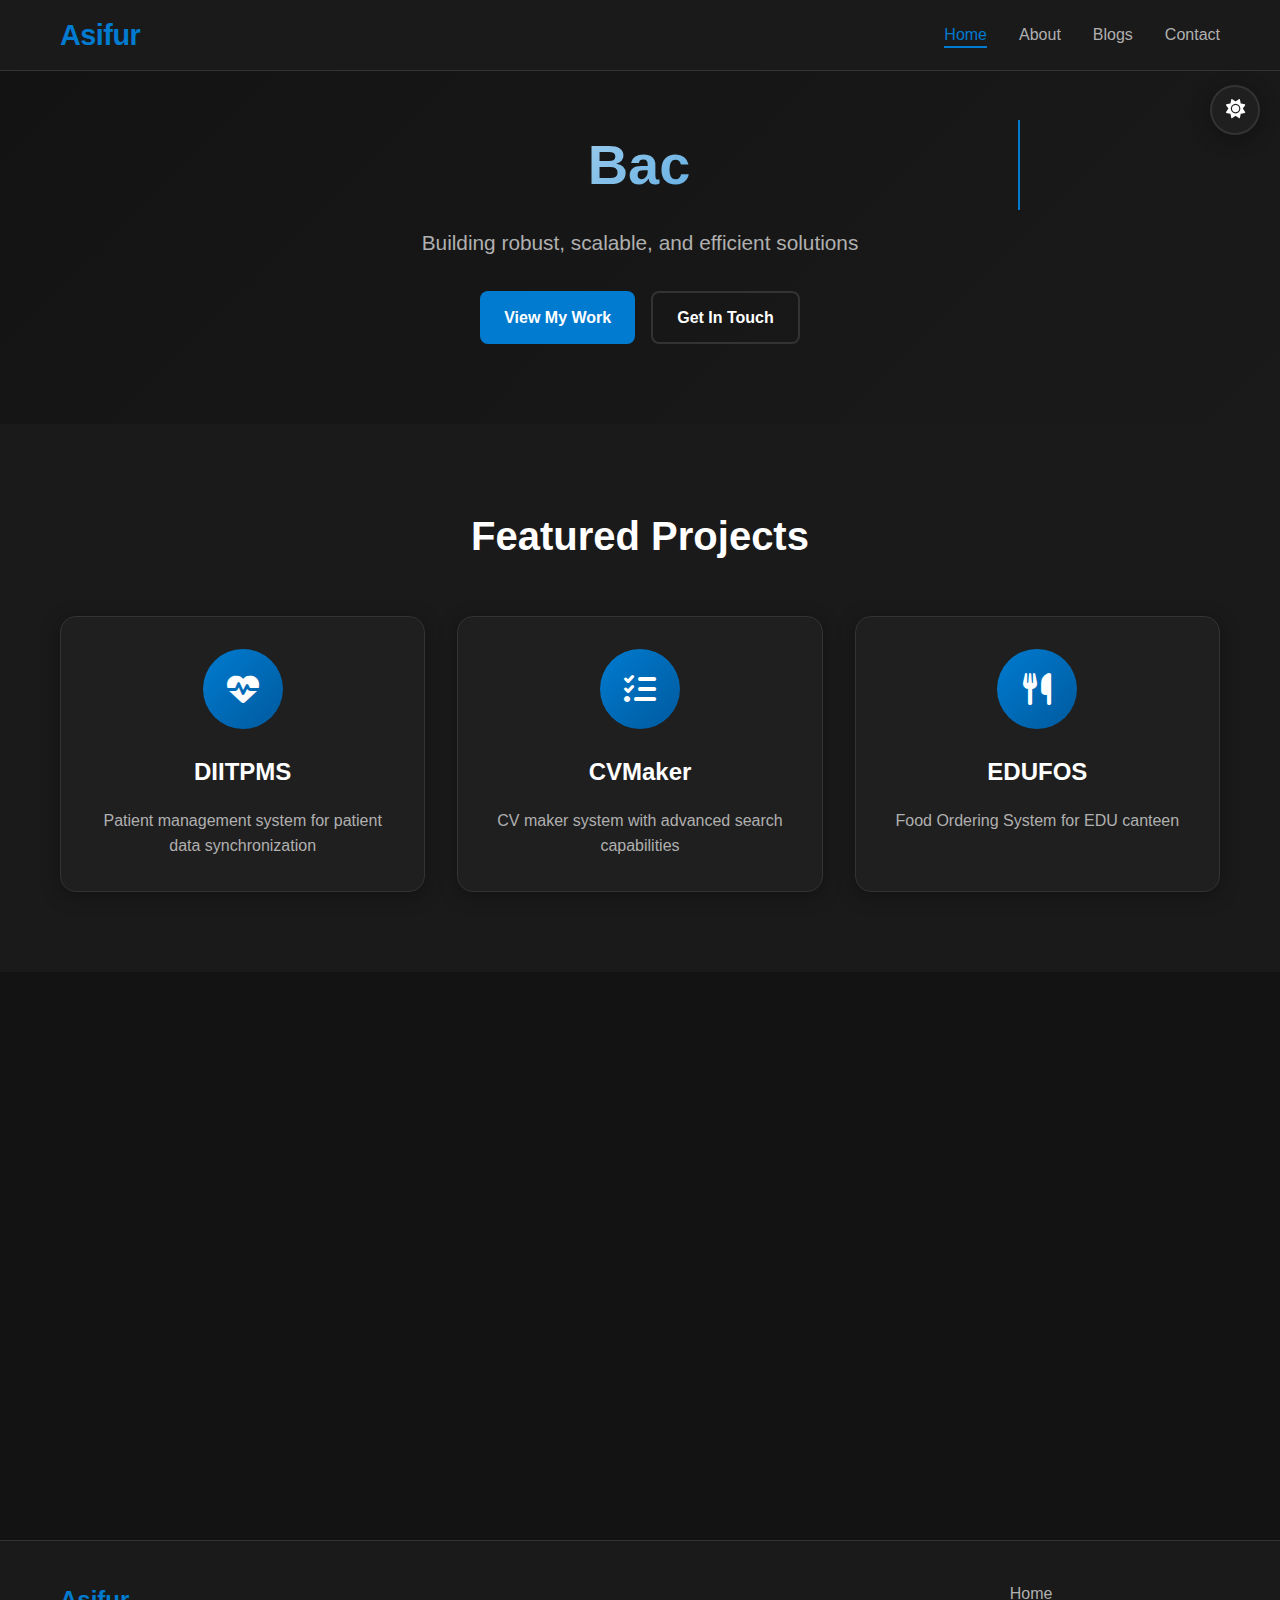
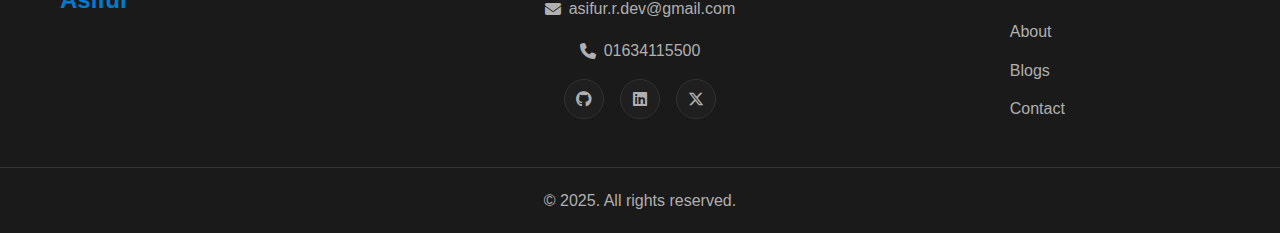
<file: index.html>
<!DOCTYPE html>
<html lang="en">

<head>
    <meta charset="UTF-8">
    <meta name="viewport" content="width=device-width, initial-scale=1.0">
    <title>Asifur - Backend Developer Portfolio</title>
    <link rel="stylesheet" href="assets/css/styles.css">
    <!-- <link rel="stylesheet" href="https://cdnjs.cloudflare.com/ajax/libs/font-awesome/6.0.0/css/all.min.css"> -->
    <link rel="stylesheet" href="https://cdnjs.cloudflare.com/ajax/libs/font-awesome/6.7.2/css/all.min.css">
</head>

<body class="dark-mode">
    <!-- Theme Toggle -->
    <div class="theme-toggle">
        <button id="themeToggle" class="theme-btn">
            <i class="fas fa-sun"></i>
        </button>
    </div>

    <!-- Navigation -->
    <nav class="navbar">
        <div class="nav-container">
            <div class="nav-logo">
                <a href="index.html">Asifur</a>
            </div>
            <ul class="nav-menu">
                <li class="nav-item">
                    <a href="index.html" class="nav-link active">Home</a>
                </li>
                <li class="nav-item">
                    <a href="about.html" class="nav-link">About</a>
                </li>
                <li class="nav-item">
                    <a href="blogs.html" class="nav-link">Blogs</a>
                </li>
                <li class="nav-item">
                    <a href="contact.html" class="nav-link">Contact</a>
                </li>
            </ul>
            <div class="hamburger">
                <span class="bar"></span>
                <span class="bar"></span>
                <span class="bar"></span>
            </div>
        </div>
    </nav>

    <!-- Hero Section -->
    <section class="hero">
        <div class="hero-container">
            <h1 class="hero-title">Backend Developer</h1>
            <p class="hero-subtitle">Building robust, scalable, and efficient solutions</p>
            <div class="hero-cta">
                <a href="#projects" class="btn btn-primary">View My Work</a>
                <a href="contact.html" class="btn btn-secondary">Get In Touch</a>
            </div>
        </div>
    </section>

    <!-- Projects Section -->
    <section id="projects" class="projects">
        <div class="container">
            <h2 class="section-title">Featured Projects</h2>
            <div class="projects-grid">
                <div class="project-card">
                    <div class="project-image">
                        <i class="fas fa-heartbeat"></i>
                    </div>
                    <h3 class="project-title">DIITPMS</h3>
                    <p class="project-description">Patient management system for patient data synchronization</p>
                </div>
                <div class="project-card">
                    <div class="project-image">
                        <i class="fas fa-tasks"></i>
                    </div>
                    <h3 class="project-title">CVMaker</h3>
                    <p class="project-description">CV maker system with advanced search capabilities</p>
                </div>
                <div class="project-card">
                    <div class="project-image">
                        <!-- <i class="fas fa-robot"></i> -->
                        <i class="fa-solid fa-utensils"></i>
                    </div>
                    <h3 class="project-title">EDUFOS</h3>
                    <p class="project-description">Food Ordering System for EDU canteen</p>
                </div>
<!--                 <div class="project-card">
                    <div class="project-image">
                        <i class="fas fa-brain"></i>
                    </div>
                    <h3 class="project-title">Grok</h3>
                    <p class="project-description">Machine learning model training and deployment platform</p>
                </div> -->
            </div>
        </div>
    </section>

    <!-- Current Project Section -->
    <section class="current-project">
        <div class="container">
            <h2 class="section-title">Current Project</h2>
            <div class="current-project-card">
                <div class="current-project-image">
                    <!-- <i class="fas fa-rocket"></i> -->
                    <i class="fa-solid fa-file-invoice"></i>
                </div>
                <div class="current-project-content">
                    <h3 class="current-project-title"> Breeze Invoicing System </h3>
                    <p class="current-project-description">
                        A next-generation online invoicing system and synchronization platform that enables seamless data management across multiple businesses.
                    </p>
                    <div class="current-project-tech">
                        <span class="tech-tag">HTML</span>
                        <span class="tech-tag">CSS</span>
                        <span class="tech-tag">JS</span>
                        <span class="tech-tag">PHP</span>
                        <span class="tech-tag">MySQL</span>
                    </div>
                </div>
            </div>
        </div>
    </section>

    <!-- Footer -->
    <footer class="footer">
        <div class="footer-container">
            <div class="footer-left">
                <div class="footer-logo">
                    <a href="index.html">Asifur</a>
                    <!-- <p class="brand_note">Learning. Building. Listening. <br> For making the world a better place than yesterday.</p> -->
                    <!-- <p class="brand_note">Learning. Building. Listening.</p> -->
                </div>
            </div>
            <div class="footer-center">
                <div class="footer-email">

                    <a class="" href="mailto:asifur.r.dev@gmail.com">
                        <i class="fas fa-envelope"></i>
                        asifur.r.dev@gmail.com
                    </a>

                    <a class="phone_a" href="tel:01634115500">
                        <i class="fa fa-phone" aria-hidden="true"></i>
                        01634115500
                    </a>



                </div>
                <div class="footer-social">
                    <a href="https://github.com/galactic-learner" class="social-link"><i class="fab fa-github"></i></a>
                    <a href="https://www.linkedin.com/in/md-asifur-dev/" class="social-link"><i class="fab fa-linkedin"></i></a>
                    <a href="https://x.com/asifur_dev" class="social-link"><i class="fab fa-x-twitter"></i></a>
                </div>
            </div>
            <div class="footer-right">
                <ul class="footer-nav">
                    <li><a href="index.html">Home</a></li>
                    <li><a href="about.html">About</a></li>
                    <li><a href="blogs.html">Blogs</a></li>
                    <li><a href="contact.html">Contact</a></li>
                </ul>
            </div>
        </div>
        <div class="footer-bottom">
            <p>&copy; 2025. All rights reserved.</p>
        </div>
    </footer>

    <script src="assets/js/app.js"></script>
</body>

</html>
</file>
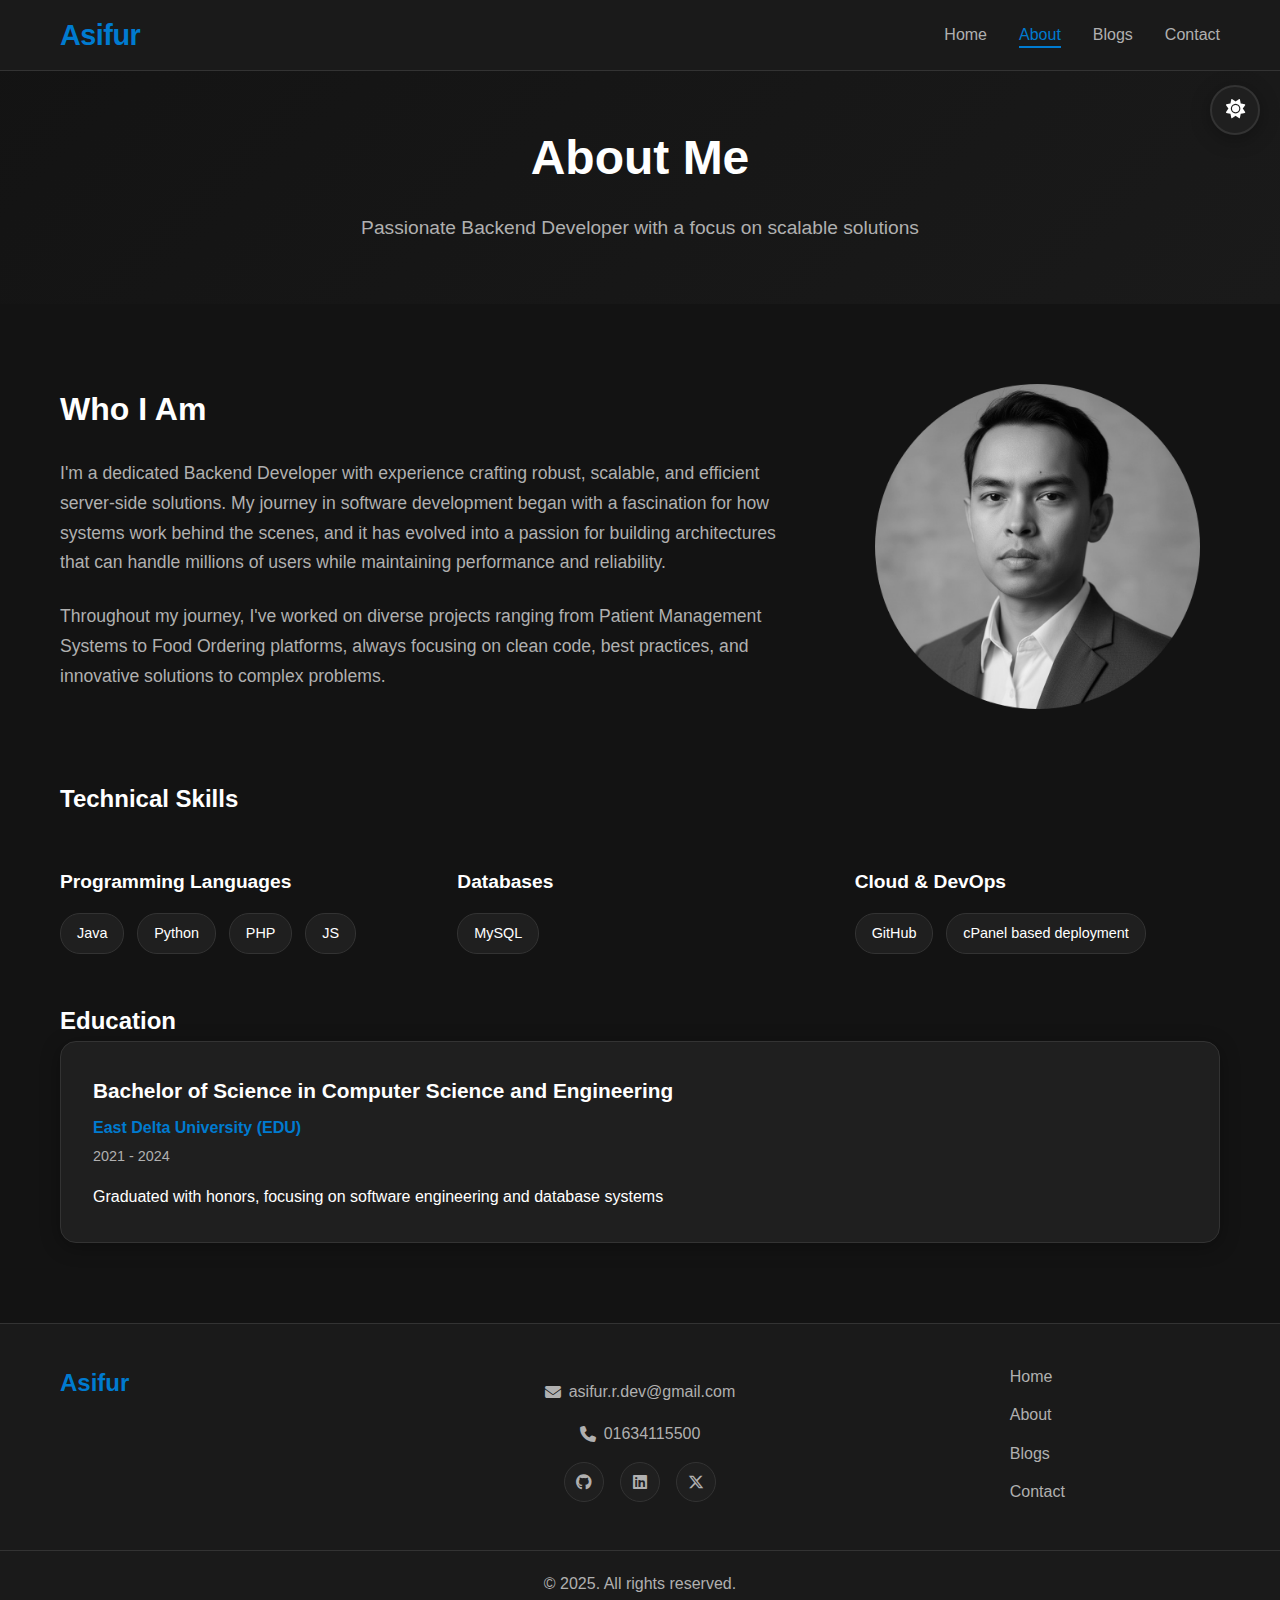
<file: about.html>
<!DOCTYPE html>
<html lang="en">
<head>
    <meta charset="UTF-8">
    <meta name="viewport" content="width=device-width, initial-scale=1.0">
    <title>About - Asifur | Backend Developer</title>
    <link rel="stylesheet" href="assets/css/styles.css">
    <link rel="stylesheet" href="https://cdnjs.cloudflare.com/ajax/libs/font-awesome/6.7.2/css/all.min.css">
    
</head>
<body class="dark-mode">
    <!-- Theme Toggle -->
    <div class="theme-toggle">
        <button id="themeToggle" class="theme-btn">
            <i class="fas fa-sun"></i>
        </button>
    </div>

    <!-- Navigation -->
    <nav class="navbar">
        <div class="nav-container">
            <div class="nav-logo">
                <a href="index.html">Asifur</a>
            </div>
            <ul class="nav-menu">
                <li class="nav-item">
                    <a href="index.html" class="nav-link">Home</a>
                </li>
                <li class="nav-item">
                    <a href="about.html" class="nav-link active">About</a>
                </li>
                <li class="nav-item">
                    <a href="blogs.html" class="nav-link">Blogs</a>
                </li>
                <li class="nav-item">
                    <a href="contact.html" class="nav-link">Contact</a>
                </li>
            </ul>
            <div class="hamburger">
                <span class="bar"></span>
                <span class="bar"></span>
                <span class="bar"></span>
            </div>
        </div>
    </nav>

    <!-- About Hero Section -->
    <section class="page-hero">
        <div class="container">
            <h1 class="page-title">About Me</h1>
            <p class="page-subtitle">Passionate Backend Developer with a focus on scalable solutions</p>
        </div>
    </section>

    <!-- About Content -->
    <section class="about-content">
        <div class="container">
            <div class="about-grid" id="flex">

                <div class="about-text" id="div1">
                    <h2>Who I Am</h2>
                    <p>
                        I'm a dedicated Backend Developer with experience crafting robust, 
                        scalable, and efficient server-side solutions. My journey in software development 
                        began with a fascination for how systems work behind the scenes, and it has evolved 
                        into a passion for building architectures that can handle millions of users while 
                        maintaining performance and reliability.
                    </p>
                    <p>
                        Throughout my journey, I've worked on diverse projects ranging from Patient 
                        Management Systems to Food Ordering platforms, always focusing on clean code, 
                        best practices, and innovative solutions to complex problems.
                    </p>
                </div>

                <div class="about-image" id="div2">
                    <div class="profile-placeholder">
                        <!-- <i class="fas fa-user-tie"></i> -->
                        <img class="profile_img" src="assets/images/1-share-A.png" alt="profile-image">
                    </div>
                </div>

            </div>

            <!-- <div class="experience-section">
                <h2>Professional Experience</h2>
                <div class="timeline">
                    <div class="timeline-item">
                        <div class="timeline-marker"></div>
                        <div class="timeline-content">
                            <h3>Senior Backend Developer</h3>
                            <p class="company">TechCorp Solutions</p>
                            <p class="duration">2023 - Present</p>
                            <p>Leading development of microservices architecture and cloud-native applications</p>
                        </div>
                    </div>
                    <div class="timeline-item">
                        <div class="timeline-marker"></div>
                        <div class="timeline-content">
                            <h3>Backend Developer</h3>
                            <p class="company">InnovateTech</p>
                            <p class="duration">2021 - 2023</p>
                            <p>Developed RESTful APIs and database solutions for enterprise applications</p>
                        </div>
                    </div>
                    <div class="timeline-item">
                        <div class="timeline-marker"></div>
                        <div class="timeline-content">
                            <h3>Junior Developer</h3>
                            <p class="company">StartUpHub</p>
                            <p class="duration">2020 - 2021</p>
                            <p>Built foundational backend systems and learned modern development practices</p>
                        </div>
                    </div>
                </div>
            </div> -->

            <div class="skills-section">
                <h2>Technical Skills</h2>
                <div class="skills-grid">
                    <div class="skill-category">
                        <h3>Programming Languages</h3>
                        <div class="skill-tags">
                            <span class="skill-tag">Java</span>
                            <span class="skill-tag">Python</span>
                            <!-- <span class="skill-tag">Bootstrap</span> -->
                            <span class="skill-tag">PHP</span>
                            <span class="skill-tag">JS</span>
                            <!-- <span class="skill-tag">C#</span> -->
                        </div>
                    </div>

                    <!-- <div class="skill-category">
                        <h3>Frameworks & Libraries</h3>
                        <div class="skill-tags">
                            <span class="skill-tag">Django</span>
                            <span class="skill-tag">Flask</span>
                            <span class="skill-tag">Express.js</span>
                            <span class="skill-tag">Spring Boot</span>
                            <span class="skill-tag">FastAPI</span>
                        </div>
                    </div> -->

                    <div class="skill-category">
                        <h3>Databases</h3>
                        <div class="skill-tags">
                            <!-- <span class="skill-tag">PostgreSQL</span> -->
                            <!-- <span class="skill-tag">MongoDB</span> -->
                            <!-- <span class="skill-tag">Redis</span> -->
                            <span class="skill-tag">MySQL</span>
                            <!-- <span class="skill-tag">Elasticsearch</span> -->
                        </div>
                    </div>
                    <div class="skill-category">
                        <h3>Cloud & DevOps</h3>
                        <div class="skill-tags">
                            <span class="skill-tag">GitHub</span>
                            <!-- <span class="skill-tag">Docker</span> -->
                            <!-- <span class="skill-tag">Kubernetes</span> -->
                            <!-- <span class="skill-tag">CI/CD</span> -->
                            <span class="skill-tag">cPanel based deployment</span>
                        </div>
                    </div>
                </div>
            </div>

            <div class="education-section">
                <h2>Education</h2>
                <div class="education-card">
                    <h3>Bachelor of Science in Computer Science and Engineering</h3>
                    <p class="institution">East Delta University (EDU)</p>
                    <p class="year">2021 - 2024</p>
                    <p>Graduated with honors, focusing on software engineering and database systems</p>
                </div>
            </div>
        </div>
    </section>

    <!-- Footer -->
    <footer class="footer">
        <div class="footer-container">
            <div class="footer-left">
                <div class="footer-logo">
                    <a href="index.html">Asifur</a>
                    <!-- <p class="brand_note">Learning. Building. Listening. <br> For making the world a better place than yesterday.</p> -->
                    <!-- <p class="brand_note">Learning. Building. Listening.</p> -->
                </div>
            </div>
            <div class="footer-center">
                <div class="footer-email">

                    <a class="" href="mailto:asifur.r.dev@gmail.com">
                        <i class="fas fa-envelope"></i>
                        asifur.r.dev@gmail.com
                    </a>

                    <a class="phone_a" href="tel:01634115500">
                        <i class="fa fa-phone" aria-hidden="true"></i>
                        01634115500
                    </a>

                </div>
                <div class="footer-social">
                    <a href="https://github.com/galactic-learner" class="social-link"><i class="fab fa-github"></i></a>
                    <a href="https://www.linkedin.com/in/md-asifur-dev/" class="social-link"><i class="fab fa-linkedin"></i></a>
                    <a href="https://x.com/asifur_dev" class="social-link"><i class="fab fa-x-twitter"></i></a>
                </div>
            </div>
            <div class="footer-right">
                <ul class="footer-nav">
                    <li><a href="index.html">Home</a></li>
                    <li><a href="about.html">About</a></li>
                    <li><a href="blogs.html">Blogs</a></li>
                    <li><a href="contact.html">Contact</a></li>
                </ul>
            </div>
        </div>
        <div class="footer-bottom">
            <p>&copy; 2025. All rights reserved.</p>
        </div>
    </footer>

    <script src="assets/js/app.js"></script>
</body>
</html>
</file>
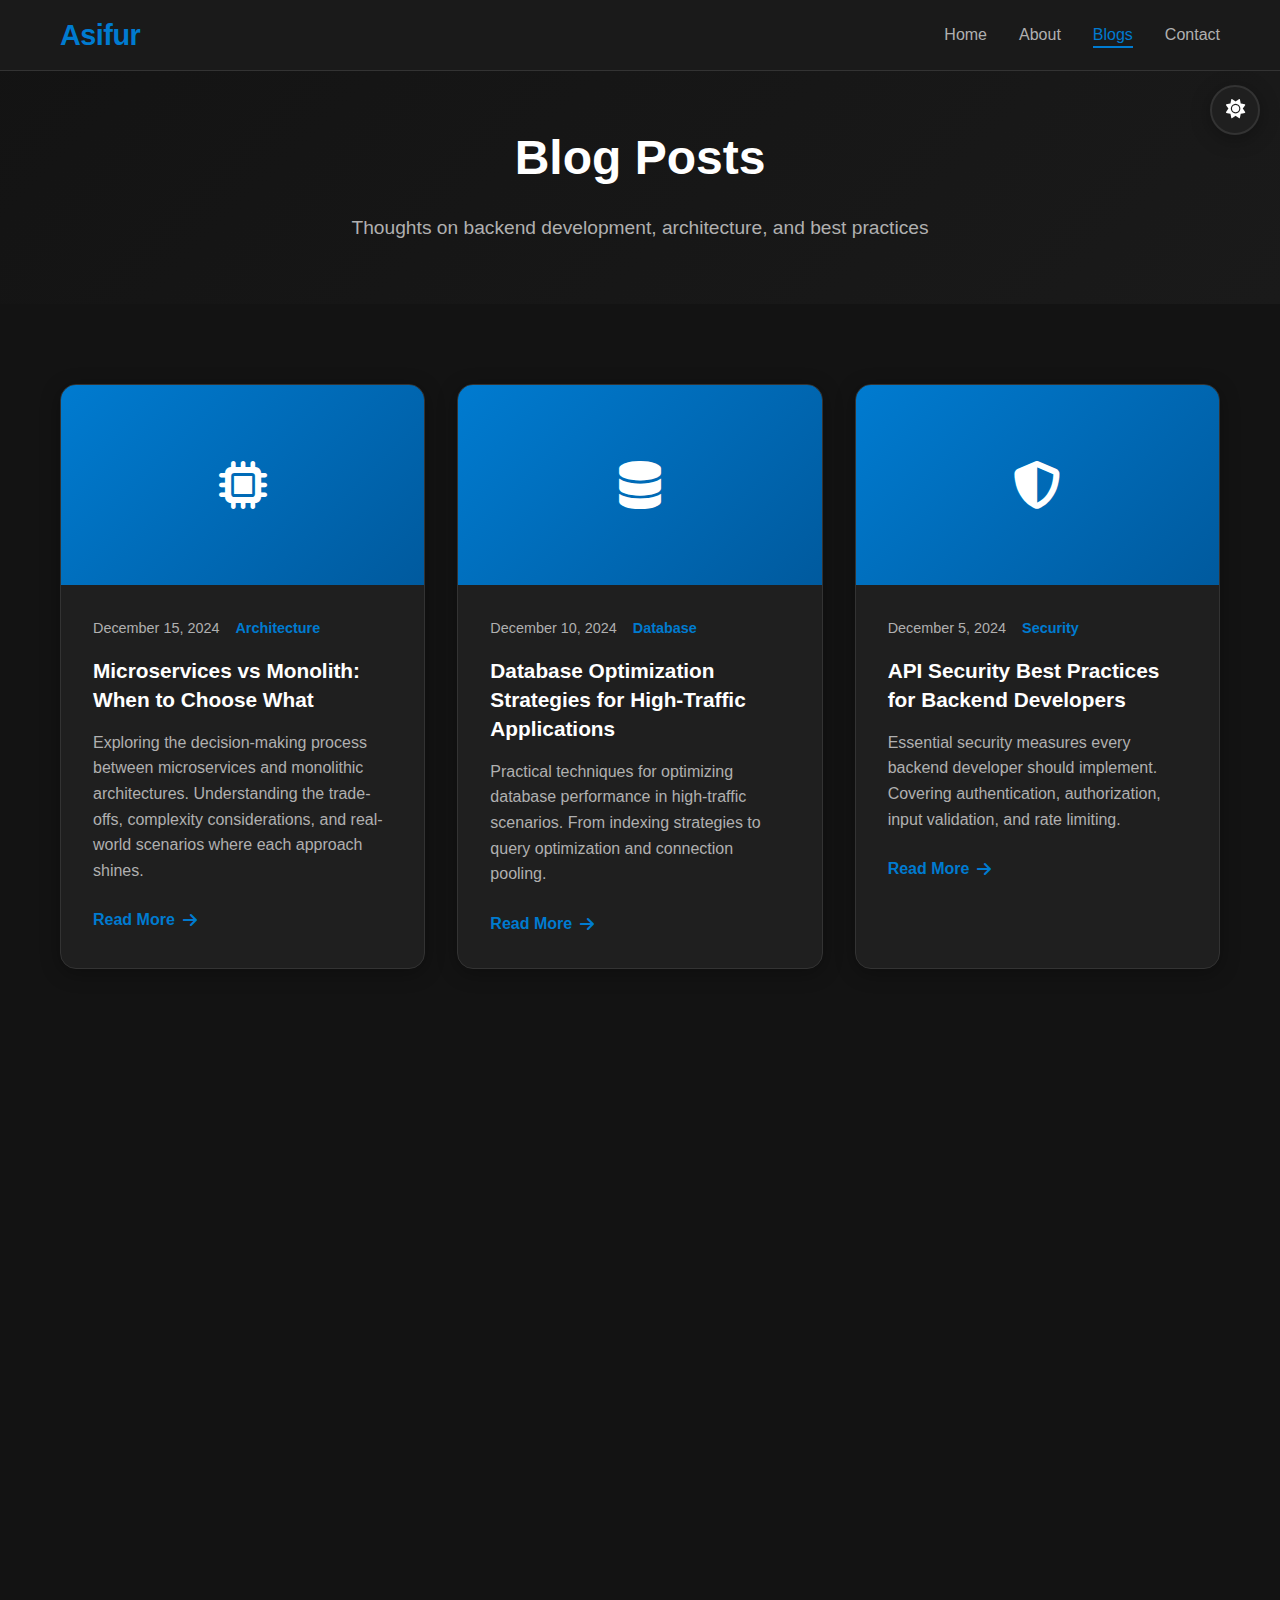
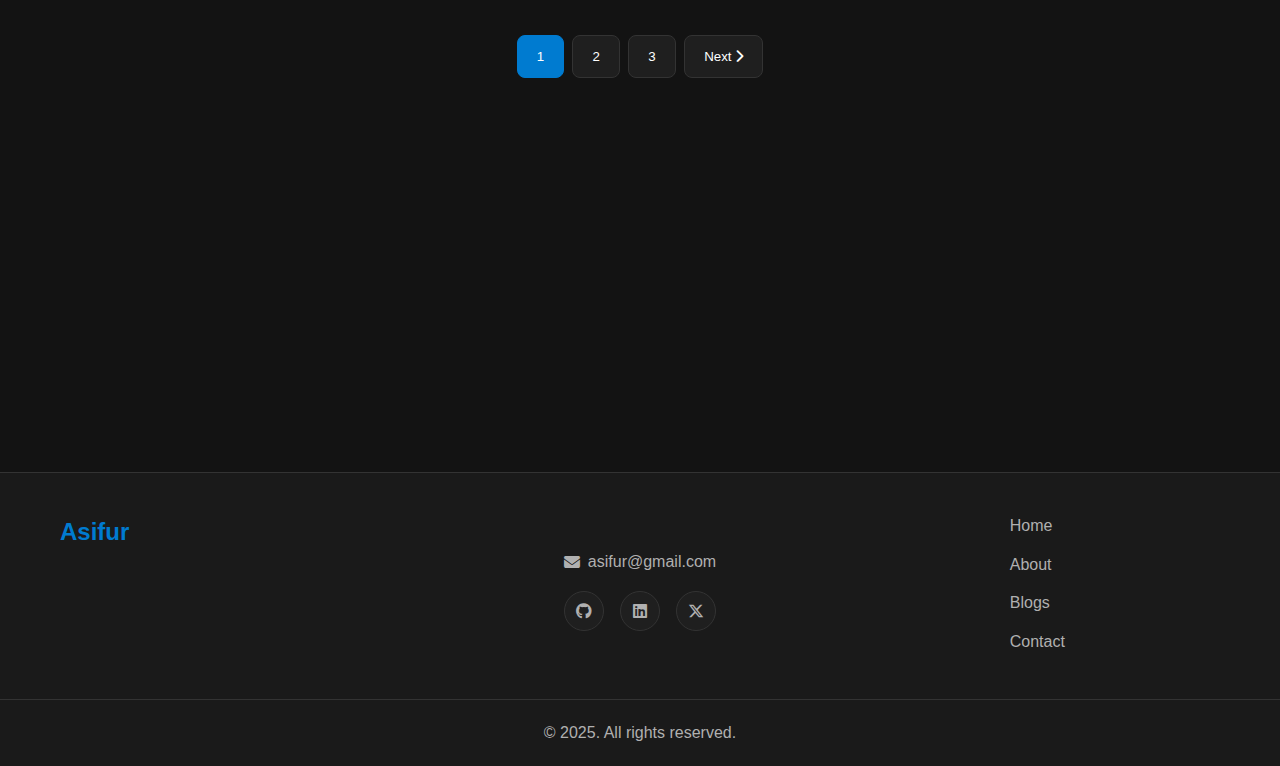
<file: blogs.html>
<!DOCTYPE html>
<html lang="en">
<head>
    <meta charset="UTF-8">
    <meta name="viewport" content="width=device-width, initial-scale=1.0">
    <title>Blogs - Asifur | Backend Developer</title>
    <link rel="stylesheet" href="assets/css/styles.css">
    <link rel="stylesheet" href="https://cdnjs.cloudflare.com/ajax/libs/font-awesome/6.7.2/css/all.min.css">
</head>
<body class="dark-mode">
    <!-- Theme Toggle -->
    <div class="theme-toggle">
        <button id="themeToggle" class="theme-btn">
            <i class="fas fa-sun"></i>
        </button>
    </div>

    <!-- Navigation -->
    <nav class="navbar">
        <div class="nav-container">
            <div class="nav-logo">
                <a href="index.html">Asifur</a>
            </div>
            <ul class="nav-menu">
                <li class="nav-item">
                    <a href="index.html" class="nav-link">Home</a>
                </li>
                <li class="nav-item">
                    <a href="about.html" class="nav-link">About</a>
                </li>
                <li class="nav-item">
                    <a href="blogs.html" class="nav-link active">Blogs</a>
                </li>
                <li class="nav-item">
                    <a href="contact.html" class="nav-link">Contact</a>
                </li>
            </ul>
            <div class="hamburger">
                <span class="bar"></span>
                <span class="bar"></span>
                <span class="bar"></span>
            </div>
        </div>
    </nav>

    <!-- Blogs Hero Section -->
    <section class="page-hero">
        <div class="container">
            <h1 class="page-title">Blog Posts</h1>
            <p class="page-subtitle">Thoughts on backend development, architecture, and best practices</p>
        </div>
    </section>

    <!-- Blog Posts Section -->
    <section class="blog-posts">
        <div class="container">
            <div class="blog-grid">
                <article class="blog-card">
                    <div class="blog-image">
                        <i class="fas fa-microchip"></i>
                    </div>
                    <div class="blog-content">
                        <div class="blog-meta">
                            <span class="blog-date">December 15, 2024</span>
                            <span class="blog-category">Architecture</span>
                        </div>
                        <h2 class="blog-title">Microservices vs Monolith: When to Choose What</h2>
                        <p class="blog-excerpt">
                            Exploring the decision-making process between microservices and monolithic 
                            architectures. Understanding the trade-offs, complexity considerations, and 
                            real-world scenarios where each approach shines.
                        </p>
                        <a href="#" class="read-more">Read More <i class="fas fa-arrow-right"></i></a>
                    </div>
                </article>

                <article class="blog-card">
                    <div class="blog-image">
                        <i class="fas fa-database"></i>
                    </div>
                    <div class="blog-content">
                        <div class="blog-meta">
                            <span class="blog-date">December 10, 2024</span>
                            <span class="blog-category">Database</span>
                        </div>
                        <h2 class="blog-title">Database Optimization Strategies for High-Traffic Applications</h2>
                        <p class="blog-excerpt">
                            Practical techniques for optimizing database performance in high-traffic 
                            scenarios. From indexing strategies to query optimization and connection pooling.
                        </p>
                        <a href="#" class="read-more">Read More <i class="fas fa-arrow-right"></i></a>
                    </div>
                </article>

                <article class="blog-card">
                    <div class="blog-image">
                        <i class="fas fa-shield-alt"></i>
                    </div>
                    <div class="blog-content">
                        <div class="blog-meta">
                            <span class="blog-date">December 5, 2024</span>
                            <span class="blog-category">Security</span>
                        </div>
                        <h2 class="blog-title">API Security Best Practices for Backend Developers</h2>
                        <p class="blog-excerpt">
                            Essential security measures every backend developer should implement. 
                            Covering authentication, authorization, input validation, and rate limiting.
                        </p>
                        <a href="#" class="read-more">Read More <i class="fas fa-arrow-right"></i></a>
                    </div>
                </article>

                <article class="blog-card">
                    <div class="blog-image">
                        <i class="fas fa-cloud"></i>
                    </div>
                    <div class="blog-content">
                        <div class="blog-meta">
                            <span class="blog-date">November 30, 2024</span>
                            <span class="blog-category">Cloud</span>
                        </div>
                        <h2 class="blog-title">Deploying Node.js Applications with Docker and Kubernetes</h2>
                        <p class="blog-excerpt">
                            Step-by-step guide to containerizing and orchestrating Node.js applications. 
                            From Dockerfile creation to Kubernetes deployment strategies.
                        </p>
                        <a href="#" class="read-more">Read More <i class="fas fa-arrow-right"></i></a>
                    </div>
                </article>

                <article class="blog-card">
                    <div class="blog-image">
                        <i class="fas fa-tachometer-alt"></i>
                    </div>
                    <div class="blog-content">
                        <div class="blog-meta">
                            <span class="blog-date">November 25, 2024</span>
                            <span class="blog-category">Performance</span>
                        </div>
                        <h2 class="blog-title">Performance Monitoring and Optimization in Python Applications</h2>
                        <p class="blog-excerpt">
                            Tools and techniques for monitoring and improving Python application performance. 
                            Profiling, memory management, and async programming patterns.
                        </p>
                        <a href="#" class="read-more">Read More <i class="fas fa-arrow-right"></i></a>
                    </div>
                </article>

                <article class="blog-card">
                    <div class="blog-image">
                        <i class="fas fa-code-branch"></i>
                    </div>
                    <div class="blog-content">
                        <div class="blog-meta">
                            <span class="blog-date">November 20, 2024</span>
                            <span class="blog-category">Development</span>
                        </div>
                        <h2 class="blog-title">Building RESTful APIs with FastAPI: A Modern Approach</h2>
                        <p class="blog-excerpt">
                            Leveraging FastAPI's modern features for building high-performance APIs. 
                            Automatic documentation, type hints, and async support for better developer experience.
                        </p>
                        <a href="#" class="read-more">Read More <i class="fas fa-arrow-right"></i></a>
                    </div>
                </article>
            </div>

            <div class="blog-pagination">
                <button class="pagination-btn active">1</button>
                <button class="pagination-btn">2</button>
                <button class="pagination-btn">3</button>
                <button class="pagination-btn next">
                    Next <i class="fas fa-chevron-right"></i>
                </button>
            </div>
        </div>
    </section>

    <!-- Newsletter Section -->
    <section class="newsletter">
        <div class="container">
            <div class="newsletter-content">
                <h2>Stay Updated</h2>
                <p>Subscribe to my newsletter for the latest insights on backend development</p>
                <form class="newsletter-form">
                    <input type="email" placeholder="Enter your email address" required>
                    <button type="submit" class="btn btn-primary">Subscribe</button>
                </form>
            </div>
        </div>
    </section>

    <!-- Footer -->
    <footer class="footer">
        <div class="footer-container">
            <div class="footer-left">
                <div class="footer-logo">
                    <a href="index.html">Asifur</a>
                </div>
            </div>
            <div class="footer-center">
                <div class="footer-email">
                    <a href="mailto:asifur@example.com">
                        <i class="fas fa-envelope"></i>
                        asifur@gmail.com
                    </a>
                </div>
                <div class="footer-social">
                    <a href="#" class="social-link"><i class="fab fa-github"></i></a>
                    <a href="#" class="social-link"><i class="fab fa-linkedin"></i></a>
                    <a href="#" class="social-link"><i class="fab fa-x-twitter"></i></a>
                </div>
            </div>
            <div class="footer-right">
                <ul class="footer-nav">
                    <li><a href="index.html">Home</a></li>
                    <li><a href="about.html">About</a></li>
                    <li><a href="blogs.html">Blogs</a></li>
                    <li><a href="contact.html">Contact</a></li>
                </ul>
            </div>
        </div>
        <div class="footer-bottom">
            <p>&copy; 2025. All rights reserved.</p>
        </div>
    </footer>

    <script src="assets/js/app.js"></script>
</body>
</html>
</file>
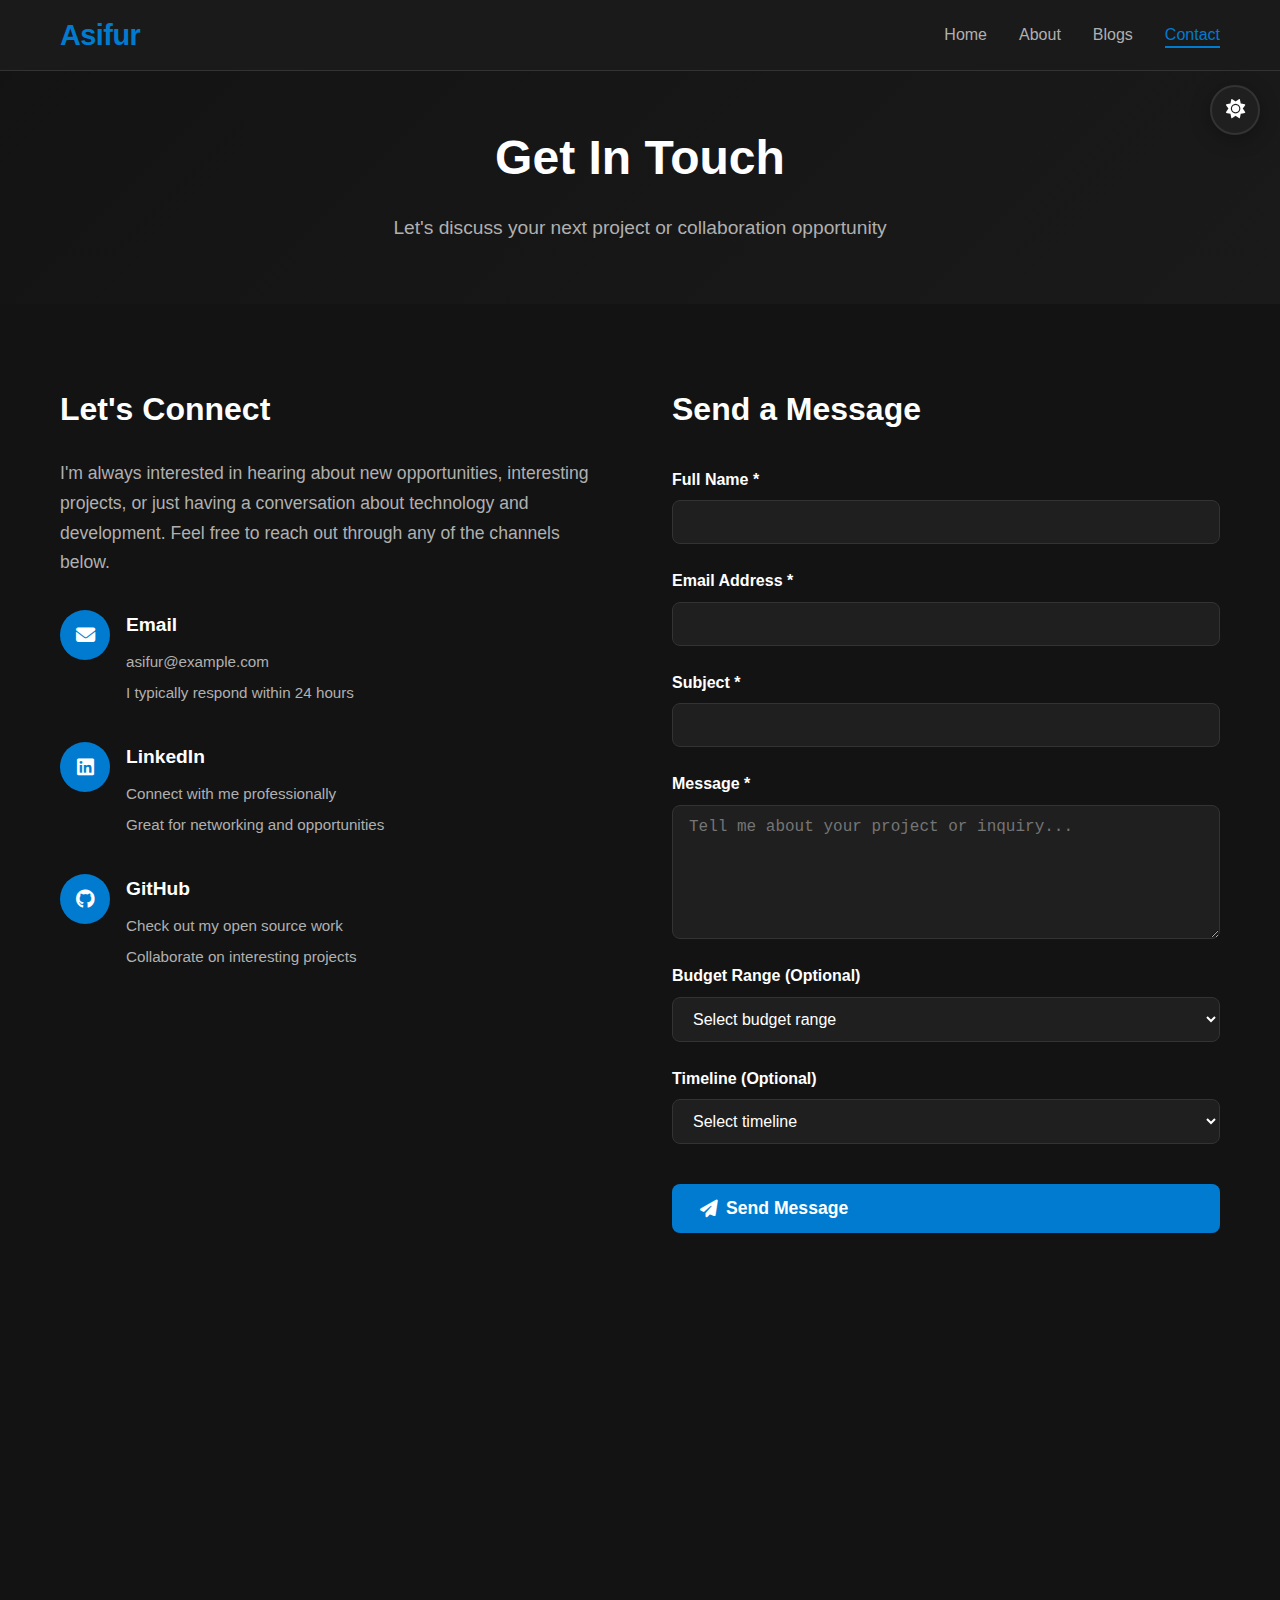
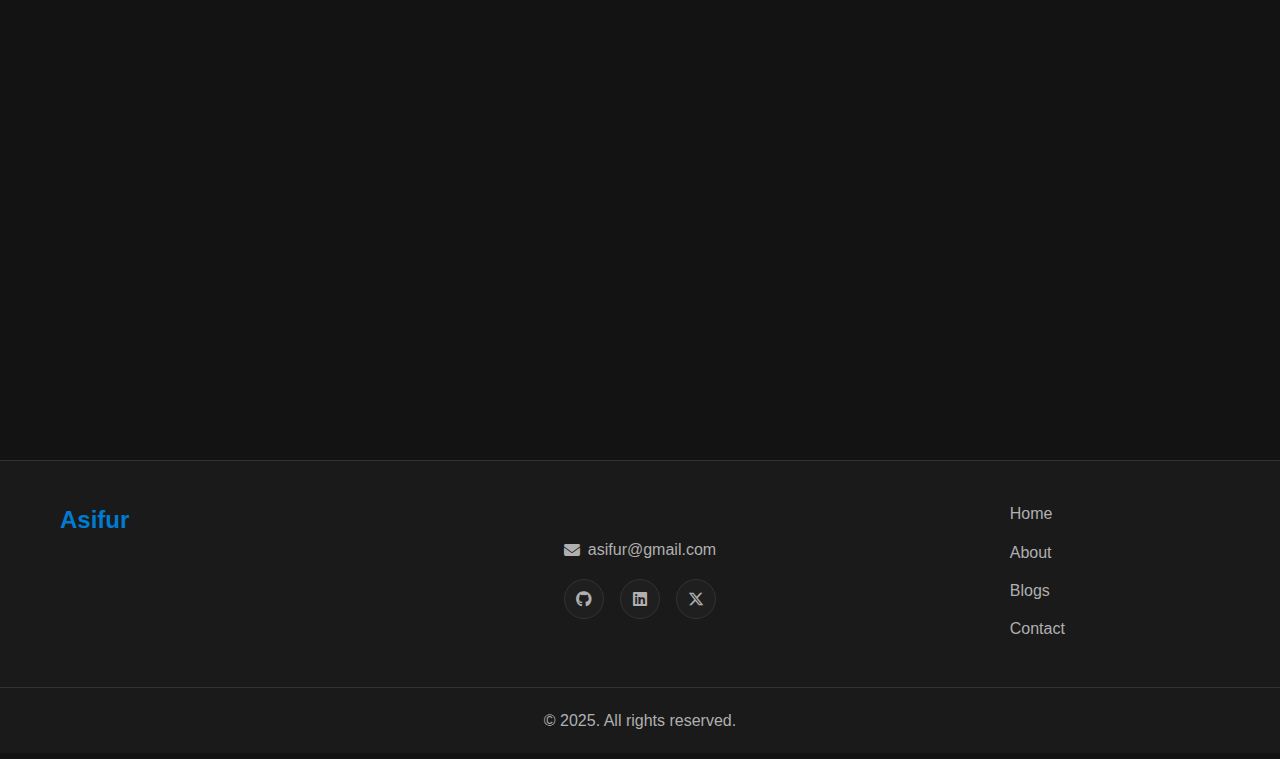
<file: contact.html>
<!DOCTYPE html>
<html lang="en">
<head>
    <meta charset="UTF-8">
    <meta name="viewport" content="width=device-width, initial-scale=1.0">
    <title>Contact - Asifur | Backend Developer</title>
    <link rel="stylesheet" href="assets/css/styles.css">
    <link rel="stylesheet" href="https://cdnjs.cloudflare.com/ajax/libs/font-awesome/6.7.2/css/all.min.css">
</head>
<body class="dark-mode">
    <!-- Theme Toggle -->
    <div class="theme-toggle">
        <button id="themeToggle" class="theme-btn">
            <i class="fas fa-sun"></i>
        </button>
    </div>

    <!-- Navigation -->
    <nav class="navbar">
        <div class="nav-container">
            <div class="nav-logo">
                <a href="index.html">Asifur</a>
            </div>
            <ul class="nav-menu">
                <li class="nav-item">
                    <a href="index.html" class="nav-link">Home</a>
                </li>
                <li class="nav-item">
                    <a href="about.html" class="nav-link">About</a>
                </li>
                <li class="nav-item">
                    <a href="blogs.html" class="nav-link">Blogs</a>
                </li>
                <li class="nav-item">
                    <a href="contact.html" class="nav-link active">Contact</a>
                </li>
            </ul>
            <div class="hamburger">
                <span class="bar"></span>
                <span class="bar"></span>
                <span class="bar"></span>
            </div>
        </div>
    </nav>

    <!-- Contact Hero Section -->
    <section class="page-hero">
        <div class="container">
            <h1 class="page-title">Get In Touch</h1>
            <p class="page-subtitle">Let's discuss your next project or collaboration opportunity</p>
        </div>
    </section>

    <!-- Contact Content -->
    <section class="contact-content">
        <div class="container">
            <div class="contact-grid">
                <div class="contact-info">
                    <h2>Let's Connect</h2>
                    <p>
                        I'm always interested in hearing about new opportunities, interesting projects, 
                        or just having a conversation about technology and development. Feel free to 
                        reach out through any of the channels below.
                    </p>
                    
                    <div class="contact-methods">
                        <div class="contact-method">
                            <div class="contact-icon">
                                <i class="fas fa-envelope"></i>
                            </div>
                            <div class="contact-details">
                                <h3>Email</h3>
                                <p>asifur@example.com</p>
                                <p>I typically respond within 24 hours</p>
                            </div>
                        </div>
                        
                        <div class="contact-method">
                            <div class="contact-icon">
                                <i class="fab fa-linkedin"></i>
                            </div>
                            <div class="contact-details">
                                <h3>LinkedIn</h3>
                                <p>Connect with me professionally</p>
                                <p>Great for networking and opportunities</p>
                            </div>
                        </div>
                        
                        <div class="contact-method">
                            <div class="contact-icon">
                                <i class="fab fa-github"></i>
                            </div>
                            <div class="contact-details">
                                <h3>GitHub</h3>
                                <p>Check out my open source work</p>
                                <p>Collaborate on interesting projects</p>
                            </div>
                        </div>
                    </div>
                </div>
                
                <div class="contact-form-container">
                    <h2>Send a Message</h2>
                    <form class="contact-form" id="contactForm">
                        <div class="form-group">
                            <label for="name">Full Name *</label>
                            <input type="text" id="name" name="name" required>
                        </div>
                        
                        <div class="form-group">
                            <label for="email">Email Address *</label>
                            <input type="email" id="email" name="email" required>
                        </div>
                        
                        <div class="form-group">
                            <label for="subject">Subject *</label>
                            <input type="text" id="subject" name="subject" required>
                        </div>
                        
                        <div class="form-group">
                            <label for="message">Message *</label>
                            <textarea id="message" name="message" rows="6" required placeholder="Tell me about your project or inquiry..."></textarea>
                        </div>
                        
                        <div class="form-group">
                            <label for="budget">Budget Range (Optional)</label>
                            <select id="budget" name="budget">
                                <option value="">Select budget range</option>
                                <option value="under-5k">Under $5,000</option>
                                <option value="5k-10k">$5,000 - $10,000</option>
                                <option value="10k-25k">$10,000 - $25,000</option>
                                <option value="25k-50k">$25,000 - $50,000</option>
                                <option value="over-50k">Over $50,000</option>
                            </select>
                        </div>
                        
                        <div class="form-group">
                            <label for="timeline">Timeline (Optional)</label>
                            <select id="timeline" name="timeline">
                                <option value="">Select timeline</option>
                                <option value="asap">ASAP</option>
                                <option value="1-2-weeks">1-2 weeks</option>
                                <option value="1-2-months">1-2 months</option>
                                <option value="3-6-months">3-6 months</option>
                                <option value="6-months-plus">6+ months</option>
                            </select>
                        </div>
                        
                        <button type="submit" class="btn btn-primary submit-btn">
                            <i class="fas fa-paper-plane"></i>
                            Send Message
                        </button>
                    </form>
                </div>
            </div>
        </div>
    </section>

    <!-- FAQ Section -->
    <section class="faq-section">
        <div class="container">
            <h2>Frequently Asked Questions</h2>
            <div class="faq-grid">
                <div class="faq-item">
                    <h3>What types of projects do you work on?</h3>
                    <p>
                        I specialize in backend development including API development, database design, 
                        microservices architecture, cloud deployment, and system optimization. I work 
                        with various industries from healthcare to fintech.
                    </p>
                </div>
                
                <div class="faq-item">
                    <h3>What is your typical response time?</h3>
                    <p>
                        I aim to respond to all inquiries within 24 hours during business days. 
                        For urgent matters, please mention it in your message and I'll prioritize accordingly.
                    </p>
                </div>
                
                <div class="faq-item">
                    <h3>Do you work with international clients?</h3>
                    <p>
                        Yes, I work with clients globally. I'm experienced in remote collaboration 
                        and can accommodate different time zones for meetings and communication.
                    </p>
                </div>
                
                <div class="faq-item">
                    <h3>What technologies do you specialize in?</h3>
                    <p>
                        My core technologies include PHP, Python, Node.js, Java, MySQL, PostgreSQL, MongoDB, 
                        AWS, Docker, and Kubernetes. I'm always learning and can adapt to new 
                        technologies as needed.
                    </p>
                </div>
            </div>
        </div>
    </section>

    <!-- Footer -->
    <footer class="footer">
        <div class="footer-container">
            <div class="footer-left">
                <div class="footer-logo">
                    <a href="index.html">Asifur</a>
                </div>
            </div>
            <div class="footer-center">
                <div class="footer-email">
                    <a href="mailto:asifur@example.com">
                        <i class="fas fa-envelope"></i>
                        asifur@gmail.com
                    </a>
                </div>
                <div class="footer-social">
                    <a href="#" class="social-link"><i class="fab fa-github"></i></a>
                    <a href="#" class="social-link"><i class="fab fa-linkedin"></i></a>
                    <a href="#" class="social-link"><i class="fab fa-x-twitter"></i></a>
                </div>
            </div>
            <div class="footer-right">
                <ul class="footer-nav">
                    <li><a href="index.html">Home</a></li>
                    <li><a href="about.html">About</a></li>
                    <li><a href="blogs.html">Blogs</a></li>
                    <li><a href="contact.html">Contact</a></li>
                </ul>
            </div>
        </div>
        <div class="footer-bottom">
            <p>&copy; 2025. All rights reserved.</p>
        </div>
    </footer>

    <script src="assets/js/app.js"></script>
</body>
</html>
</file>
<file: assets/css/styles.css>
/* CSS Variables for Theme Colors */
:root {
    --primary-bg: #131313;
    --secondary-bg: #1a1a1a;
    --card-bg: #1f1f1f;
    --text-primary: #ffffff;
    --text-secondary: #b0b0b0;
    --accent-color: #007BD0;
    /* --logo-color: #1F883D; */
    /* --logo-color: #fff; */
    --logo-color: #007BD0;
    --border-color: #333333;
    --hover-color: #007BD0;
    --shadow: 0 4px 20px rgba(0, 0, 0, 0.3);
    --transition: all 0.3s ease;
}

/* Light Theme Variables */
.light-mode {
    --primary-bg: #ffffff;
    --secondary-bg: #f8f9fa;
    --card-bg: #ffffff;
    --text-primary: #131313;
    --text-secondary: #666666;
    --accent-color: #007BD0;
    /* --logo-color: #1F883D; */
    --logo-color: #007BD0;
    --border-color: #e0e0e0;
    --hover-color: #007BD0;
    --shadow: 0 4px 20px rgba(0, 0, 0, 0.1);
}

/* Reset and Base Styles */
* {
    margin: 0;
    padding: 0;
    box-sizing: border-box;
}

html {
    scroll-behavior: smooth;
}

body {
    font-family: 'Inter', -apple-system, BlinkMacSystemFont, 'Segoe UI', Roboto, sans-serif;
    line-height: 1.6;
    color: var(--text-primary);
    background-color: var(--primary-bg);
    transition: var(--transition);
}

.container {
    max-width: 1200px;
    margin: 0 auto;
    padding: 0 20px;
}

/* Theme Toggle */
.theme-toggle {
    position: fixed;
    top: 85px;
    right: 20px;
    z-index: 1000;
}

.theme-btn {
    background: var(--card-bg);
    border: 2px solid var(--border-color);
    color: var(--text-primary);
    width: 50px;
    height: 50px;
    border-radius: 50%;
    cursor: pointer;
    display: flex;
    align-items: center;
    justify-content: center;
    font-size: 1.2rem;
    transition: var(--transition);
    box-shadow: var(--shadow);
}

.theme-btn:hover {
    background: var(--accent-color);
    color: white;
    transform: scale(1.1);
}

/* Navigation */
.navbar {
    background: var(--secondary-bg);
    backdrop-filter: blur(10px);
    position: fixed;
    top: 0;
    width: 100%;
    z-index: 999;
    border-bottom: 1px solid var(--border-color);
}

.nav-container {
    max-width: 1200px;
    margin: 0 auto;
    padding: 0 20px;
    display: flex;
    justify-content: space-between;
    align-items: center;
    height: 70px;
}

.nav-logo a {
    color: var(--logo-color);
    text-decoration: none;
    font-size: 1.8rem;
    font-weight: 700;
    letter-spacing: -0.5px;
}

.nav-menu {
    display: flex;
    list-style: none;
    gap: 2rem;
}

.nav-link {
    color: var(--text-secondary);
    text-decoration: none;
    font-weight: 500;
    transition: var(--transition);
    position: relative;
}

.nav-link:hover,
.nav-link.active {
    color: var(--accent-color);
}

.nav-link::after {
    content: '';
    position: absolute;
    bottom: -5px;
    left: 0;
    width: 0;
    height: 2px;
    background: var(--accent-color);
    transition: var(--transition);
}

.nav-link:hover::after,
.nav-link.active::after {
    width: 100%;
}

.hamburger {
    display: none;
    flex-direction: column;
    cursor: pointer;
}

.bar {
    width: 25px;
    height: 3px;
    background: var(--text-primary);
    margin: 3px 0;
    transition: var(--transition);
}

/* Hero Section */
.hero {
    padding: 120px 0 80px;
    background: linear-gradient(135deg, var(--primary-bg) 0%, var(--secondary-bg) 100%);
    text-align: center;
}

.hero-container {
    max-width: 800px;
    margin: 0 auto;
    padding: 0 20px;
}

.hero-title {
    font-size: 3.5rem;
    font-weight: 700;
    margin-bottom: 1rem;
    background: linear-gradient(135deg, var(--text-primary) 0%, var(--accent-color) 100%);
    -webkit-background-clip: text;
    -webkit-text-fill-color: transparent;
    background-clip: text;
}

.hero-subtitle {
    font-size: 1.3rem;
    color: var(--text-secondary);
    margin-bottom: 2rem;
    max-width: 600px;
    margin-left: auto;
    margin-right: auto;
}

.hero-cta {
    display: flex;
    gap: 1rem;
    justify-content: center;
    flex-wrap: wrap;
}

/* Buttons */
.btn {
    padding: 12px 24px;
    border: none;
    border-radius: 8px;
    text-decoration: none;
    font-weight: 600;
    cursor: pointer;
    transition: var(--transition);
    display: inline-flex;
    align-items: center;
    gap: 0.5rem;
}

.btn-primary {
    background: var(--accent-color);
    color: white;
}

.btn-primary:hover {
    background: #005a9e;
    transform: translateY(-2px);
    box-shadow: var(--shadow);
}

.btn-secondary {
    background: transparent;
    color: var(--text-primary);
    border: 2px solid var(--border-color);
}

.btn-secondary:hover {
    background: var(--accent-color);
    border-color: var(--accent-color);
    color: white;
    transform: translateY(-2px);
}

/* Section Titles */
.section-title {
    font-size: 2.5rem;
    font-weight: 700;
    text-align: center;
    margin-bottom: 3rem;
    color: var(--text-primary);
}

/* Projects Section */
.projects {
    padding: 80px 0;
    background: var(--secondary-bg);
}

.projects-grid {
    display: grid;
    grid-template-columns: repeat(auto-fit, minmax(280px, 1fr));
    gap: 2rem;
    margin-top: 3rem;
}

.project-card {
    background: var(--card-bg);
    border-radius: 16px;
    padding: 2rem;
    text-align: center;
    transition: var(--transition);
    border: 1px solid var(--border-color);
    box-shadow: var(--shadow);
}

.project-card:hover {
    transform: translateY(-8px);
    box-shadow: 0 8px 30px rgba(0, 0, 0, 0.4);
    border-color: var(--accent-color);
}

.project-image {
    width: 80px;
    height: 80px;
    background: linear-gradient(135deg, var(--accent-color), #005a9e);
    border-radius: 50%;
    display: flex;
    align-items: center;
    justify-content: center;
    margin: 0 auto 1.5rem;
    font-size: 2rem;
    color: white;
}

.project-title {
    font-size: 1.5rem;
    font-weight: 600;
    margin-bottom: 1rem;
    color: var(--text-primary);
}

.project-description {
    color: var(--text-secondary);
    line-height: 1.6;
}

/* Current Project Section */
.current-project {
    padding: 80px 0;
    background: var(--primary-bg);
}

.current-project-card {
    background: var(--card-bg);
    border-radius: 20px;
    padding: 3rem;
    display: grid;
    grid-template-columns: 1fr 2fr;
    gap: 3rem;
    align-items: center;
    border: 1px solid var(--border-color);
    box-shadow: var(--shadow);
}

.current-project-image {
    width: 120px;
    height: 120px;
    background: linear-gradient(135deg, var(--accent-color), #005a9e);
    border-radius: 50%;
    display: flex;
    align-items: center;
    justify-content: center;
    font-size: 3rem;
    color: white;
    /* margin-left: auto; */
    /* margin-left: 64px; */
    margin-left: 35%;
    /* translate: translateX(-50%); */
}

.current-project-title {
    font-size: 2rem;
    font-weight: 700;
    margin-bottom: 1rem;
    color: var(--text-primary);
}

.current-project-description {
    color: var(--text-secondary);
    margin-bottom: 2rem;
    line-height: 1.7;
    font-size: 1.1rem;
}

.current-project-tech {
    display: flex;
    flex-wrap: wrap;
    gap: 0.8rem;
}

.tech-tag {
    background: var(--accent-color);
    color: white;
    padding: 0.5rem 1rem;
    border-radius: 20px;
    font-size: 0.9rem;
    font-weight: 500;
}

/* Page Hero */
.page-hero {
    padding: 120px 0 60px;
    background: linear-gradient(135deg, var(--primary-bg) 0%, var(--secondary-bg) 100%);
    text-align: center;
}

.page-title {
    font-size: 3rem;
    font-weight: 700;
    margin-bottom: 1rem;
    color: var(--text-primary);
}

.page-subtitle {
    font-size: 1.2rem;
    color: var(--text-secondary);
    max-width: 600px;
    margin: 0 auto;
}

/* About Page Styles */
.about-content {
    padding: 80px 0;
}

.about-grid {
    display: grid;
    grid-template-columns: 2fr 1fr;
    gap: 4rem;
    margin-bottom: 4rem;
}

.about-text h2 {
    font-size: 2rem;
    margin-bottom: 1.5rem;
    color: var(--text-primary);
}

.about-text p {
    color: var(--text-secondary);
    margin-bottom: 1.5rem;
    line-height: 1.7;
    font-size: 1.1rem;
}

/* .profile-placeholder {
    width: 200px;
    height: 200px;
    background: linear-gradient(135deg, var(--accent-color), #005a9e);
    border-radius: 50%;
    display: flex;
    align-items: center;
    justify-content: center;
    font-size: 4rem;
    color: white;
    margin: 0 auto; 
}*/

.timeline {
    position: relative;
    margin: 3rem 0;
}

.timeline::before {
    content: '';
    position: absolute;
    left: 20px;
    top: 0;
    bottom: 0;
    width: 2px;
    background: var(--accent-color);
}

.timeline-item {
    position: relative;
    margin-bottom: 2rem;
    padding-left: 60px;
}

.timeline-marker {
    position: absolute;
    left: 11px;
    top: 0;
    width: 20px;
    height: 20px;
    background: var(--accent-color);
    border-radius: 50%;
    border: 4px solid var(--card-bg);
}

.timeline-content h3 {
    font-size: 1.3rem;
    margin-bottom: 0.5rem;
    color: var(--text-primary);
}

.company {
    color: var(--accent-color);
    font-weight: 600;
    margin-bottom: 0.3rem;
}

.duration {
    color: var(--text-secondary);
    font-size: 0.9rem;
    margin-bottom: 0.5rem;
}

.skills-grid {
    display: grid;
    grid-template-columns: repeat(auto-fit, minmax(250px, 1fr));
    gap: 2rem;
    margin: 3rem 0;
}

.skill-category h3 {
    font-size: 1.2rem;
    margin-bottom: 1rem;
    color: var(--text-primary);
}

.skill-tags {
    display: flex;
    flex-wrap: wrap;
    gap: 0.8rem;
}

.skill-tag {
    background: var(--card-bg);
    color: var(--text-primary);
    padding: 0.5rem 1rem;
    border-radius: 20px;
    font-size: 0.9rem;
    border: 1px solid var(--border-color);
    transition: var(--transition);
}

.skill-tag:hover {
    background: var(--accent-color);
    color: white;
    border-color: var(--accent-color);
}

.education-card {
    background: var(--card-bg);
    padding: 2rem;
    border-radius: 16px;
    border: 1px solid var(--border-color);
    box-shadow: var(--shadow);
}

.education-card h3 {
    font-size: 1.3rem;
    margin-bottom: 0.5rem;
    color: var(--text-primary);
}

.institution {
    color: var(--accent-color);
    font-weight: 600;
    margin-bottom: 0.3rem;
}

.year {
    color: var(--text-secondary);
    font-size: 0.9rem;
    margin-bottom: 1rem;
}

/* Blog Page Styles */
.blog-posts {
    padding: 80px 0;
}

.blog-grid {
    display: grid;
    grid-template-columns: repeat(auto-fit, minmax(350px, 1fr));
    gap: 2rem;
    margin-bottom: 3rem;
}

.blog-card {
    background: var(--card-bg);
    border-radius: 16px;
    overflow: hidden;
    border: 1px solid var(--border-color);
    box-shadow: var(--shadow);
    transition: var(--transition);
}

.blog-card:hover {
    transform: translateY(-5px);
    box-shadow: 0 8px 30px rgba(0, 0, 0, 0.4);
}

.blog-image {
    height: 200px;
    background: linear-gradient(135deg, var(--accent-color), #005a9e);
    display: flex;
    align-items: center;
    justify-content: center;
    font-size: 3rem;
    color: white;
}

.blog-content {
    padding: 2rem;
}

.blog-meta {
    display: flex;
    gap: 1rem;
    margin-bottom: 1rem;
}

.blog-date,
.blog-category {
    font-size: 0.9rem;
    color: var(--text-secondary);
}

.blog-category {
    color: var(--accent-color);
    font-weight: 600;
}

.blog-title {
    font-size: 1.3rem;
    margin-bottom: 1rem;
    color: var(--text-primary);
    line-height: 1.4;
}

.blog-excerpt {
    color: var(--text-secondary);
    margin-bottom: 1.5rem;
    line-height: 1.6;
}

.read-more {
    color: var(--accent-color);
    text-decoration: none;
    font-weight: 600;
    display: inline-flex;
    align-items: center;
    gap: 0.5rem;
    transition: var(--transition);
}

.read-more:hover {
    gap: 1rem;
}

.blog-pagination {
    display: flex;
    justify-content: center;
    gap: 0.5rem;
    margin-top: 3rem;
}

.pagination-btn {
    padding: 0.8rem 1.2rem;
    border: 1px solid var(--border-color);
    background: var(--card-bg);
    color: var(--text-primary);
    border-radius: 8px;
    cursor: pointer;
    transition: var(--transition);
}

.pagination-btn:hover,
.pagination-btn.active {
    background: var(--accent-color);
    color: white;
    border-color: var(--accent-color);
}

.newsletter {
    background: var(--secondary-bg);
    padding: 60px 0;
    text-align: center;
}

.newsletter-content h2 {
    font-size: 2rem;
    margin-bottom: 1rem;
    color: var(--text-primary);
}

.newsletter-content p {
    color: var(--text-secondary);
    margin-bottom: 2rem;
    max-width: 500px;
    margin-left: auto;
    margin-right: auto;
}

.newsletter-form {
    display: flex;
    gap: 1rem;
    max-width: 500px;
    margin: 0 auto;
    flex-wrap: wrap;
    justify-content: center;
}

.newsletter-form input {
    flex: 1;
    min-width: 250px;
    padding: 12px 16px;
    border: 1px solid var(--border-color);
    border-radius: 8px;
    background: var(--card-bg);
    color: var(--text-primary);
    font-size: 1rem;
}

.newsletter-form input:focus {
    outline: none;
    border-color: var(--accent-color);
}

/* Contact Page Styles */
.contact-content {
    padding: 80px 0;
}

.contact-grid {
    display: grid;
    grid-template-columns: 1fr 1fr;
    gap: 4rem;
    margin-bottom: 4rem;
}

.contact-info h2 {
    font-size: 2rem;
    margin-bottom: 1.5rem;
    color: var(--text-primary);
}

.contact-info p {
    color: var(--text-secondary);
    margin-bottom: 2rem;
    line-height: 1.7;
    font-size: 1.1rem;
}

.contact-methods {
    display: flex;
    flex-direction: column;
    gap: 2rem;
}

.contact-method {
    display: flex;
    gap: 1rem;
    align-items: flex-start;
}

.contact-icon {
    width: 50px;
    height: 50px;
    background: var(--accent-color);
    border-radius: 50%;
    display: flex;
    align-items: center;
    justify-content: center;
    color: white;
    font-size: 1.2rem;
    flex-shrink: 0;
}

.contact-details h3 {
    font-size: 1.2rem;
    margin-bottom: 0.5rem;
    color: var(--text-primary);
}

.contact-details p {
    color: var(--text-secondary);
    margin-bottom: 0.3rem;
    font-size: 0.95rem;
}

.contact-form-container h2 {
    font-size: 2rem;
    margin-bottom: 2rem;
    color: var(--text-primary);
}

.contact-form {
    display: flex;
    flex-direction: column;
    gap: 1.5rem;
}

.form-group {
    display: flex;
    flex-direction: column;
}

.form-group label {
    margin-bottom: 0.5rem;
    font-weight: 600;
    color: var(--text-primary);
}

.form-group input,
.form-group select,
.form-group textarea {
    padding: 12px 16px;
    border: 1px solid var(--border-color);
    border-radius: 8px;
    background: var(--card-bg);
    color: var(--text-primary);
    font-size: 1rem;
    transition: var(--transition);
}

.form-group input:focus,
.form-group select:focus,
.form-group textarea:focus {
    outline: none;
    border-color: var(--accent-color);
    box-shadow: 0 0 0 3px rgba(0, 123, 208, 0.1);
}

.form-group textarea {
    resize: vertical;
    min-height: 120px;
}

.submit-btn {
    margin-top: 1rem;
    padding: 14px 28px;
    font-size: 1.1rem;

}

.faq-section {
    background: var(--secondary-bg);
    padding: 80px 0;
}

.faq-section h2 {
    text-align: center;
    margin-bottom: 3rem;
}

.faq-grid {
    display: grid;
    grid-template-columns: repeat(auto-fit, minmax(400px, 1fr));
    gap: 2rem;
}

.faq-item {
    background: var(--card-bg);
    padding: 2rem;
    border-radius: 16px;
    border: 1px solid var(--border-color);
    box-shadow: var(--shadow);
}

.faq-item h3 {
    font-size: 1.2rem;
    margin-bottom: 1rem;
    color: var(--text-primary);
}

.faq-item p {
    color: var(--text-secondary);
    line-height: 1.6;
}

/* Footer */
.footer {
    background: var(--secondary-bg);
    border-top: 1px solid var(--border-color);
    padding: 40px 0 20px;
}

.footer-container {
    max-width: 1200px;
    margin: 0 auto;
    padding: 0 20px;
    display: grid;
    grid-template-columns: 1fr 1fr 1fr;
    gap: 2rem;
    margin-bottom: 2rem;
}

/*footer alignment*/
.footer-left {
    display: flex;
    flex-direction: column;
}

.footer-center {
    display: flex;
    flex-direction: column;
    align-items: center;
    justify-content: center;
}

.footer-right {
    display: flex;
    justify-content: center;
}



.footer-logo a {
    color: var(--logo-color);
    text-decoration: none;
    font-size: 1.5rem;
    font-weight: 700;
}

.footer-email a {
    color: var(--text-secondary);
    text-decoration: none;
    display: flex;
    align-items: center;
    gap: 0.5rem;
    margin-bottom: 1rem;
    transition: var(--transition);
}

.footer-email a:hover {
    color: var(--accent-color);
}

.footer-social {
    display: flex;
    gap: 1rem;
}

.social-link {
    width: 40px;
    height: 40px;
    background: var(--card-bg);
    border-radius: 50%;
    display: flex;
    align-items: center;
    justify-content: center;
    color: var(--text-secondary);
    text-decoration: none;
    transition: var(--transition);
    border: 1px solid var(--border-color);
}

.social-link:hover {
    background: var(--accent-color);
    color: white;
    transform: translateY(-2px);
}

.footer-nav {
    list-style: none;
}

.footer-nav li {
    margin-bottom: 0.8rem;
}

.footer-nav a {
    color: var(--text-secondary);
    text-decoration: none;
    transition: var(--transition);
}

.footer-nav a:hover {
    color: var(--accent-color);
}

.footer-bottom {
    text-align: center;
    padding-top: 20px;
    border-top: 1px solid var(--border-color);
    color: var(--text-secondary);
}

/* Responsive Design */
@media (max-width: 768px) {
    .hamburger {
        display: flex;
    }

    .nav-menu {
        position: fixed;
        left: -100%;
        top: 70px;
        flex-direction: column;
        background-color: var(--secondary-bg);
        width: 100%;
        text-align: center;
        transition: 0.3s;
        box-shadow: var(--shadow);
        padding: 2rem 0;
        border-top: 1px solid var(--border-color);
    }

    .nav-menu.active {
        left: 0;
    }

    .hero-title {
        font-size: 2.5rem;
    }

    .hero-subtitle {
        font-size: 1.1rem;
    }

    .section-title {
        font-size: 2rem;
    }

    .current-project-card {
        grid-template-columns: 1fr;
        text-align: center;
        gap: 2rem;
    }

    .about-grid {
        grid-template-columns: 1fr;
        gap: 2rem;
    }

    .contact-grid {
        grid-template-columns: 1fr;
        gap: 2rem;
    }

    .footer-container {
        grid-template-columns: 1fr;
        text-align: center;
    }

    .newsletter-form {
        flex-direction: column;
        align-items: center;
    }

    .newsletter-form input {
        min-width: 100%;
    }
}

@media (max-width: 480px) {
    .hero-title {
        font-size: 2rem;
    }

    .hero-cta {
        flex-direction: column;
        align-items: center;
    }

    .btn {
        width: 100%;
        max-width: 250px;
        justify-content: center;
    }

    .projects-grid {
        grid-template-columns: 1fr;
    }

    .blog-grid {
        grid-template-columns: 1fr;
    }

    .faq-grid {
        grid-template-columns: 1fr;
    }

    .container {
        padding: 0 15px;
    }

}

/* Smooth scrolling and focus styles */
html {
    scroll-behavior: smooth;
}

*:focus {
    outline: 2px solid var(--accent-color);
    outline-offset: 2px;
}

/* Animation for page load */
@keyframes fadeInUp {
    from {
        opacity: 0;
        transform: translateY(30px);
    }

    to {
        opacity: 1;
        transform: translateY(0);
    }
}

.hero,
.projects,
.current-project,
.about-content,
.blog-posts,
.contact-content {
    animation: fadeInUp 0.8s ease-out;
}


/* footer resonsiveness styles */
.footer-center {
    display: flex;
    flex-direction: column;
    align-items: center;
    justify-content: center;

}

.current-project-image {
    width: 120px;
    height: 120px;
    background: linear-gradient(135deg, var(--accent-color), #005a9e);
    border-radius: 50%;
    display: flex;
    align-items: center;
    justify-content: center;
    font-size: 3rem;
    color: white;

    /* margin-left: auto; */
}

/* ================ CSS footer START ================ */
.phone_a {
    justify-content: center;
}

/* ================ CSS footer END ================ */

/* ================ CSS about me START ================ */
.profile_img{
    
    width: 325px !important;
    height: 325px !important;
    z-index: 1000;

    opacity: 1 !important;
    transition: opacity 0.3s;
}

.about-image{
    display: flex;
    align-items: center;
    justify-content: center;
    /* transform: translateY(+00%); */
}

/* ================ CSS about me END ================ */


/* ================ CSS current project style START ================ */
@media (max-width: 768px) {

    .current-project-image {
        margin: auto;
    }

    #flex { display: flex; flex-direction: column; }

    #div1 { order: 2 !important; }
    #div2 { order: 1 !important; }
}
/* ================ CSS current project style END ================ */

/* ================ CSS footer START ================ */
.brand_note{
    color: var(--text-secondary);
}
/* ================ CSS footer END ================ */


 /* ================ CSS extra class END ================ */
/* .img-fluid{
    max-width: 100%;
    height: auto;
    margin-left: auto;
    margin-right: auto;
} */



  /* ================ CSS extra class END ================ */}
</file>
